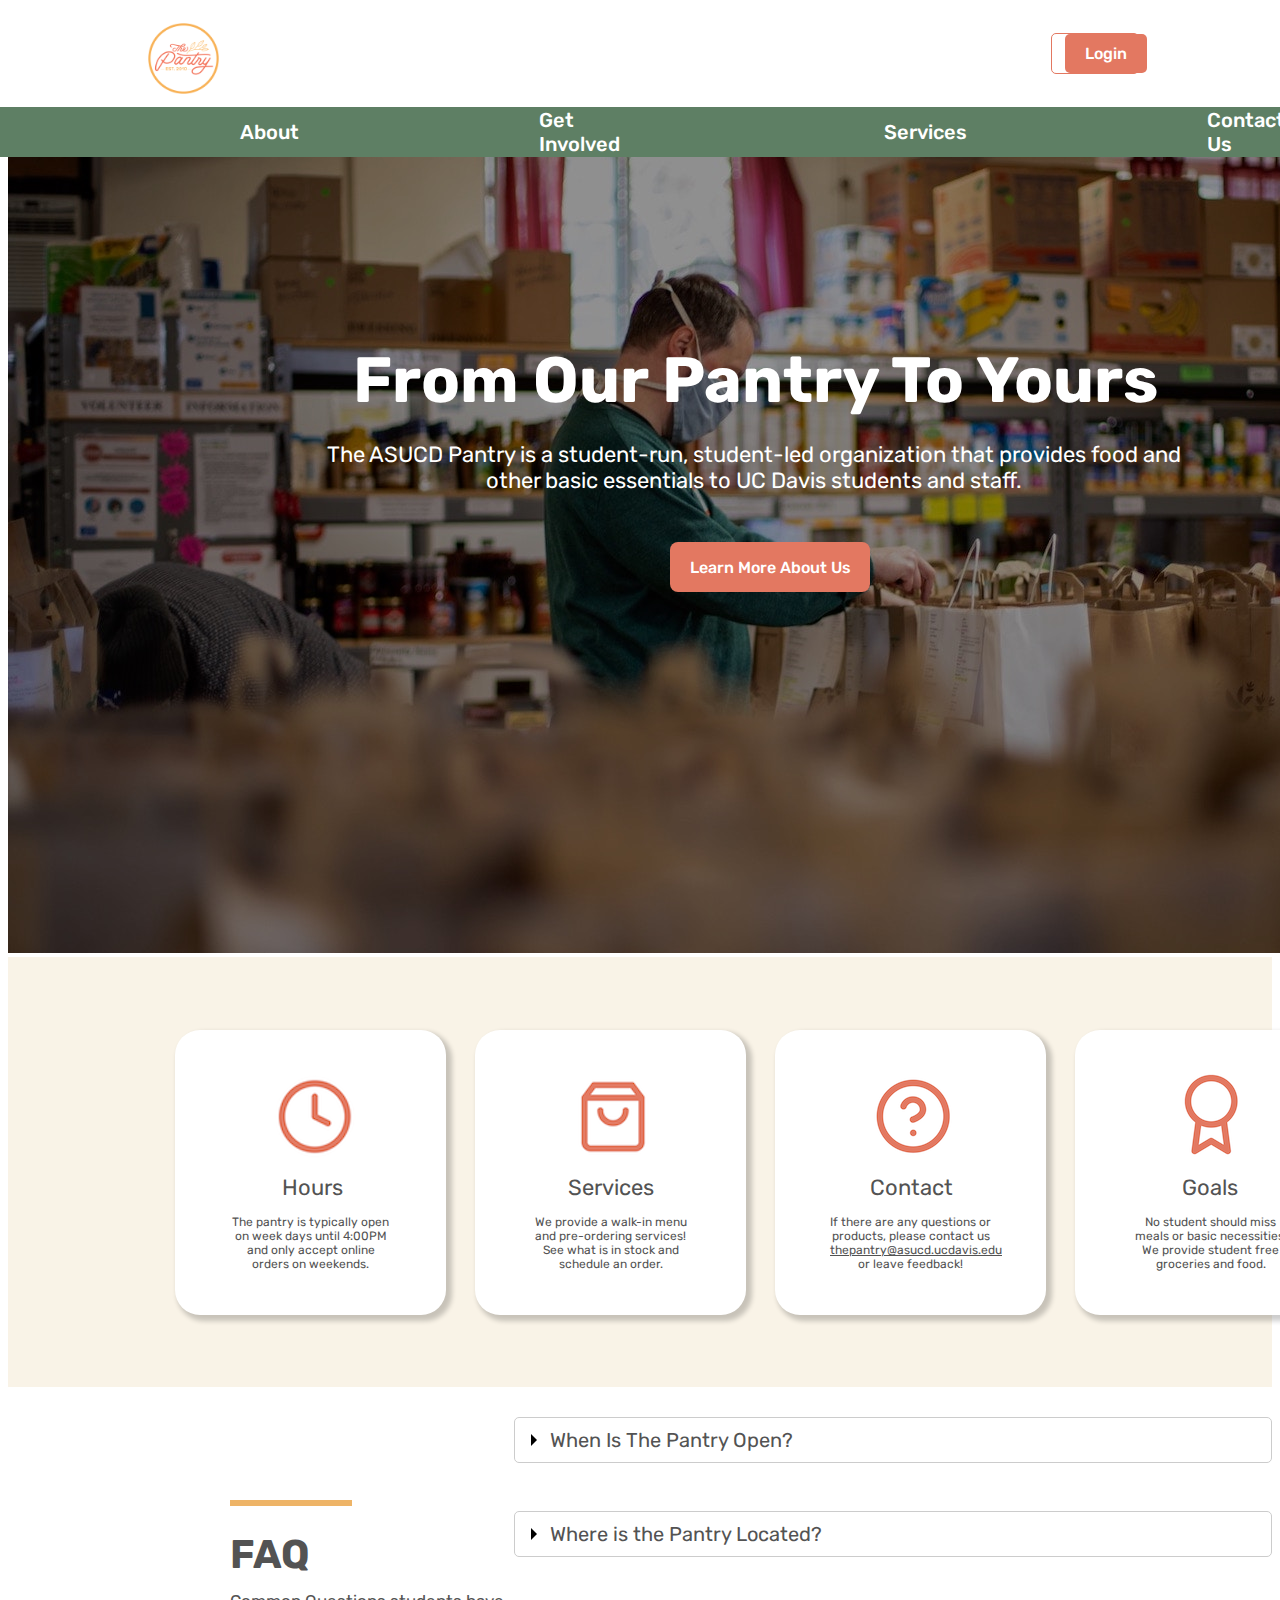
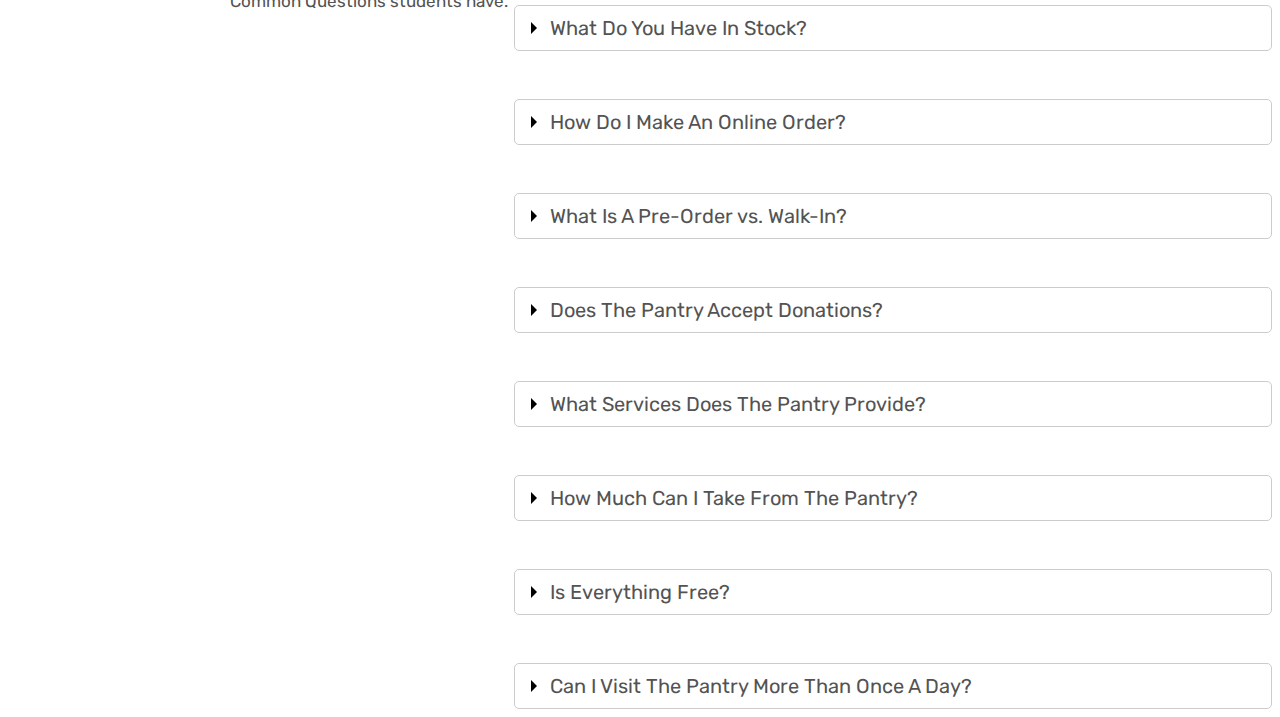
<file: index.html>
<!DOCTYPE html>
<html>
<head>
	<title>Pantry 2.0</title>
	<link rel="icon" type="image/png" href="assets/pantry-icon-color.png">
	<link rel="stylesheet" type="text/css" href="home.css">
</head>
<body>
	<div id="header">
		<a href="index.html"><img src="assets/pantry-icon-color.png" alt="Your Picture" id="picture"></a>
		<div>
			<button class="guestButton">Guest</button>
		</div>
		<div>
			<button class="loginButton">Login</button>
		</div>
	</div>
	<div class="navbar">
		<div class="dropdown">
			<a href="#" >About</a>
			<div class="dropdown-content">
				<a href="AboutUs/About.html">About Our Team</a>
			</div>
		</div>
		<div class="dropdown">
			<a href="#">Get Involved</a>
			<div class="dropdown-content">
				<a href="https://give.ucdavis.edu/Donate/YourGift/322731" target="_blank">Donate</a>
			</div>
		</div>
		<div class="dropdown">
			<a href="Services/Services.html">Services</a>
			<div class="dropdown-content">
			</div>
		</div>
		<div class="dropdown">
			<a href="ContactUs/contact.html">Contact Us</a>
			<div class="dropdown-content">
			</div>
		</div>
	</div>
    <div class= "ourPantry">
        <img src="assets/bg.jpeg" alt="Pantry workers">
        <div class= "ourPantryTitle">From Our Pantry To Yours</div>
        <div class="ourPantrySummary">The ASUCD Pantry is a student-run, student-led organization that provides food and other basic essentials to UC Davis students and staff.</div>
        <a href="AboutUs/About.html"><button class="aboutUsButton">Learn More About Us</button></a>
    </div>
	
	<div class="cardsSection"></div>
	<div class="hours"> </div>
	<div class="hoursIcon">
		<img src="assets/Clock Icon.png" alt="Clock">
	</div>
	<div class="hoursTitle">Hours</div>
	<div class="hoursInfo">The pantry is typically open on week days until 4:00PM and only accept online orders on weekends. </div>

	<div class="services"></div>
	<div class="servicesIcon">
		<img src="assets/Bag Icon.png" alt="Clock">
	</div>
	<div class="servicesTitle">Services</div>
	<div class="servicesInfo">We provide a walk-in menu and pre-ordering services! See what is in stock and schedule an order.</div>

	<div class="contact"></div>
	<div class="contactIcon">
		<img src="assets/Contact Icon.png" alt="Clock">
	</div>
	<div class="contactTitle">Contact</div>
	<div class="contactInfo">If there are any questions or products, please contact us <u>thepantry@asucd.ucdavis.edu</u> or leave feedback!</div>

	<div class="goals"></div>
	<div class="goalsIcon">
		<img src="assets/Goals Icon.png" alt="Clock">
	</div>
	<div class="goalsTitle">Goals</div>
	<div class="goalsInfo">No student should miss meals or basic necessities. We provide student free groceries and food.</div>

	<div class ="line"></div>
	<div class="FAQ">FAQ</div>
	<div class="FAQDescription">Common Questions students have.</div>



    <details>
		<summary>When Is The Pantry Open?</summary>
		<p class="content">
            <b>Winter Quarter 2023 Hours:</b> <br></br>
            <b>Monday, Wednesday, Friday:</b> 10:30AM - 4:00PM<br>
            <b>Tuesday, Thursday:</b> 9:30AM - 4:00PM<br>
            <b>Saturday, Sunday:</b> 12:00PM - 2:00PM (Online Orders Only)
        </p>
	</details>
    <br>
    <details>
		<summary>Where is the Pantry Located?</summary>
		<p class="content">
            <b>You can find the Pantry at:</b><br></br>
            Memorial Union 167<br>
            One Shields Ave.<br>
            Davis, CA 95616
        </p>
	</details>
    <br>
	<details>
		<summary>What Do You Have In Stock?</summary>
		<p class="content">
            To see what is in stock at the Pantry, check out our
        <a style="color:#73b8d9" href="Services/Services.html" target=”_blank” ><u>Walk-In Menu</u></a>!
    </p>
    </details>
    <br>
	<details>
		<summary>How Do I Make An Online Order?</summary>
		<p class="content">
            To make an online order, visit our <a style="color:#73b8d9" href="Services/Services.html" target=”_blank” ><u>Services</u></a> page to place an online pre-order!
        </p>
	</details>
    <br>
	<details>
		<summary>What Is A Pre-Order vs. Walk-In?</summary>
		<p class="content">
            <b>Pre-Ordering</b><br></br>
            When you pre-order at the Pantry, you can go on our website 
            and pick out <b>non-perishable items</b> such as canned and dry goods. 
            You can reserve a time to pick up your order to best suit your schedule!<br></br>

            <b>Walk-In</b><br></br>
            During opening hours, we take walk-ins where you can pick up 
            items like fresh produce and hyigene products in-person. A full 
            list of our walk-in items can be found
            <a style="color:#73b8d9" href="Services/Services.html" target=”_blank” ><u>here</u></a>.  
        </p>
    </details>
    <br>
	<details>
		<summary>Does The Pantry Accept Donations?</summary>
		<p class="content">
            Yes, we do accept donations! :) We accept <b>item donations</b> and <b>monetary donations</b>. For item donations, you can drop off your food items at the Pantry during our open hours. <br></br>
            
            The food items must be: <br></br>
            <li>Unopened and Unused</li>
            <li><b>Store bought!</b> We <b>do not</b> accept homemade goods!</li> 
            <br></br>
        </p>
        <p class="content">
            For a full list of accepted donation items, feel free to email us at
            <a href="mailto:thepantry@asucd.ucdavis.edu" target="_blank"><u>thepantry@asucd.ucdavis.edu</u></a>.
            <br></br>
            For monetary donations, click <a style="color:#73b8d9" href="https://give.ucdavis.edu/Donate/YourGift/322731" target=”_blank” ><u>here</u></a>
            to donate.
        </p>
    </details>
    <br>
	<details>
		<summary>What Services Does The Pantry Provide?</summary>
		<p class="content">
            The Pantry offers the following services:
			<ul>
            <li><b>Walk-In</b>: Simply visit The Pantry (MU 167), swipe/enter UC Davis ID at the front table, 
            and you can enter the space to pick your items!<br></li>
			<p></p>
            <li><b>Pre-Orders:</b> Visit our 
            <a style="color:#73b8d9" href="Services/Services.html"" target=”_blank” ><u>Services</u></a> page
            to place an order 24 hours in advance for non-perishable
            goods! Select a preferred time slot and date to pick up your order at the Pantry. <br></li>
			<p></p>
            <li><b>Jar Program (Tuesdays only)</b> Bring in your own containers to get up to two spices!<br></li>
			<p></p>
            <li><b>Bag For A Bag (Tuesdays only)</b> Bring in any grocery/plastic/paper bags to get a Pantry 
            tote bag in return! Due to limitations, each UC Davis student is only eligible for one bag. </li>
			</ul>
        </p>
    </details>
    <br>
	<details>
		<summary>How Much Can I Take From The Pantry?</summary>
		<p class="content">
            Each item has its own limit, so please respect the item limitations written on the signs. 
        </p>
    </details>
    <br>
	<details>
		<summary>Is Everything Free?</summary>
		<p class="content">
            Yes, everything at the Pantry is free!
        </p>
    </details>
    <br>
	<details>
		<summary>Can I Visit The Pantry More Than Once A Day?</summary>
		<p class="content">
            Yes you can! Please note that our items stay the same throughout the day.
        </p>
    </details>
</body>
</html>
</file>
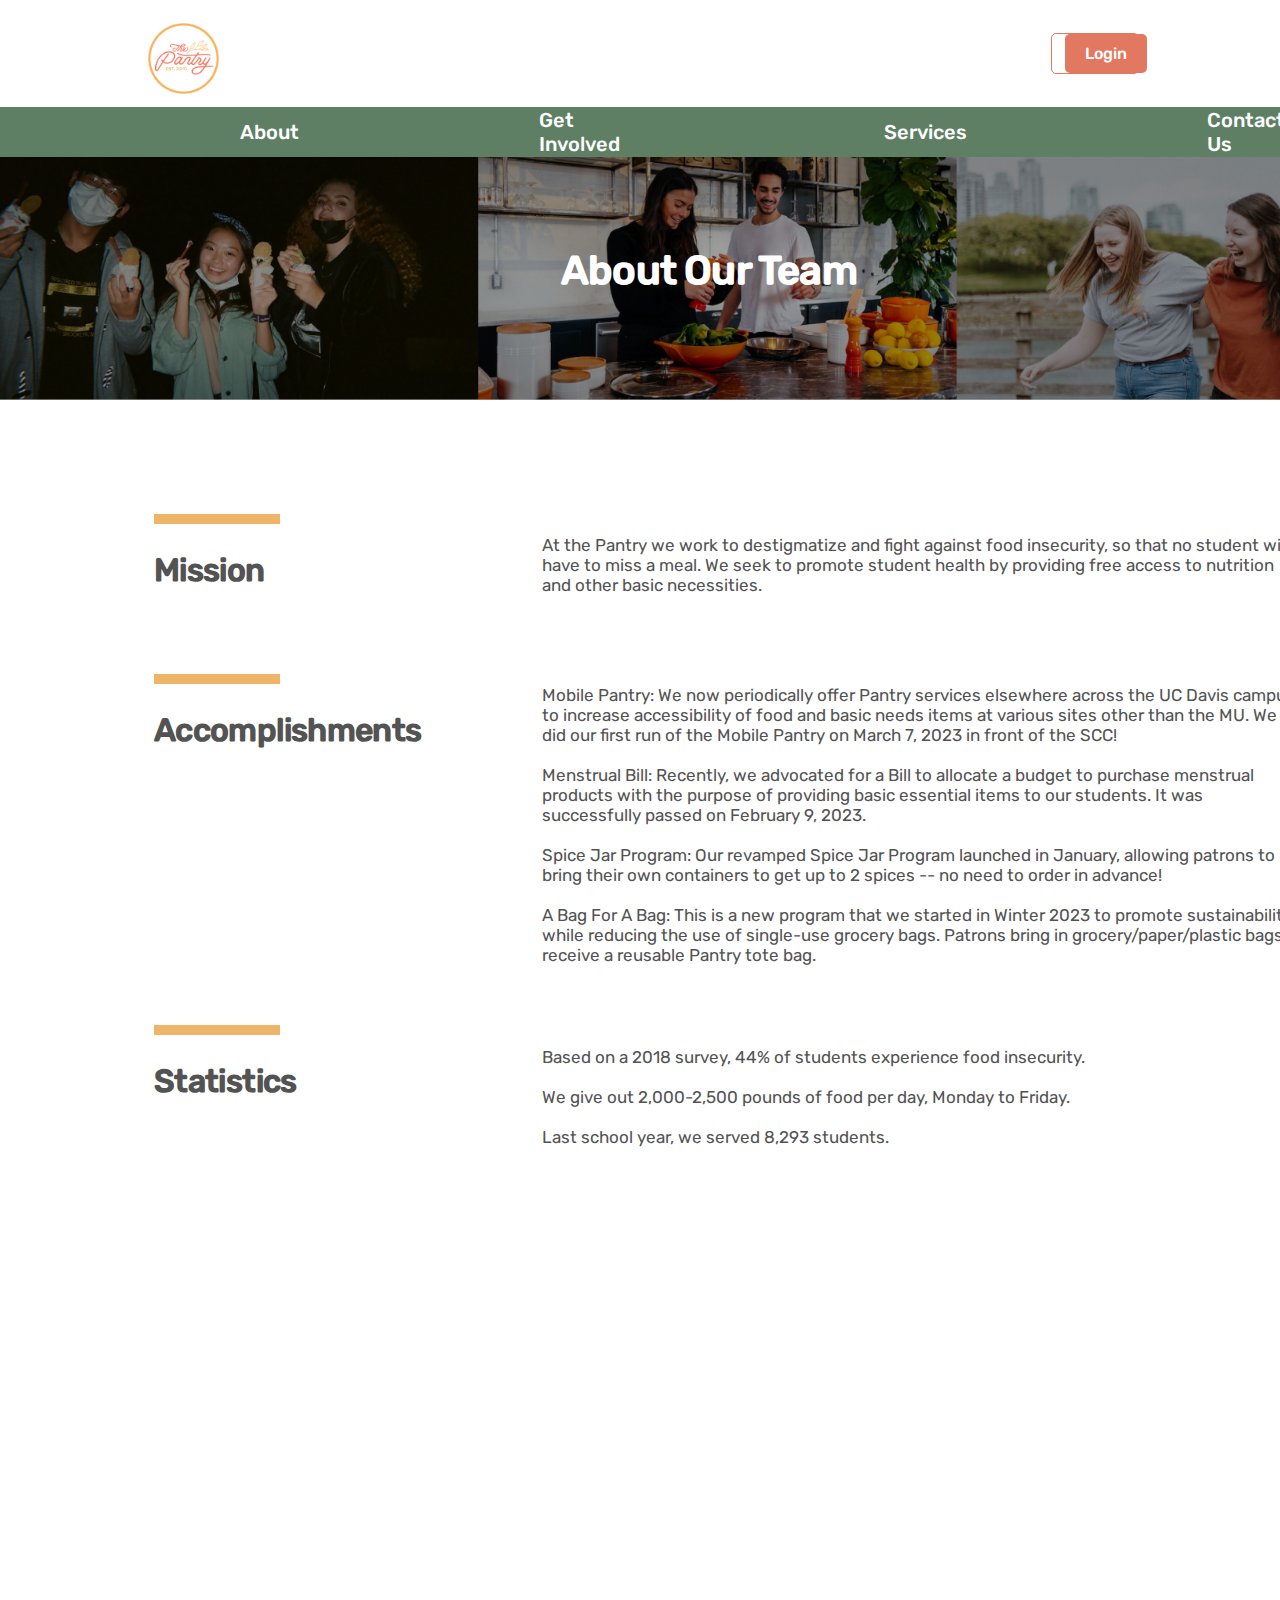
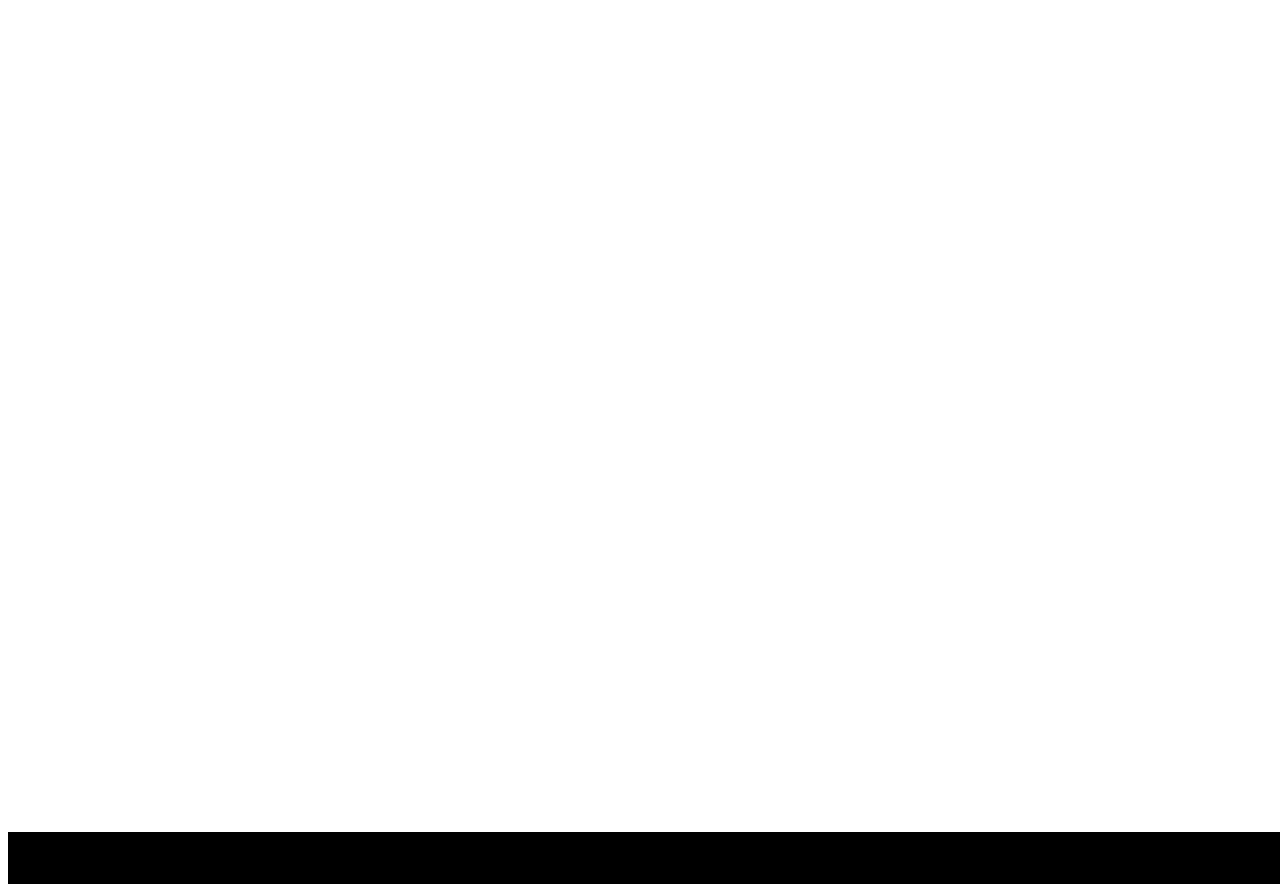
<file: About.html>
<!DOCTYPE html>
<html>
<head>
	<title>About Us | Pantry 2.0 </title>
  <link rel="stylesheet" type="text/css" href="AboutUs.css">
</head>
<body>
	<div id="header">
		<img src="assets/pantry-icon-color.png" alt="Your Picture" id="picture">
		<div>
			<button class="guestButton">Guest</button>
		</div>
		<div>
			<button class="loginButton">Login</button>
		</div>
	</div>
	<div class="navbar">
		<div class="dropdown">
			<a href="#" >About</a>
			<div class="dropdown-content">
				<a href="#">About Our Team</a>
			</div>
		</div>
		<div class="dropdown">
			<a href="#">Get Involved</a>
			<div class="dropdown-content">
				<a href="#">Donate</a>
			</div>
		</div>
		<div class="dropdown">
			<a href="#">Services</a>
			<div class="dropdown-content">
			</div>
		</div>
		<div class="dropdown">
			<a href="#">Contact Us</a>
			<div class="dropdown-content">
			</div>
		</div>
	</div>
	<div id ="largeRectangle">
		<img src="assets/3rectangles.png" alt="Pantry workers">
		<h2>About Our Team</h2>
	</div>

	<div id="orangeRec1">
		<hr>
	</div>

	<div id="mission">
		<h2>Mission</h2>
		<p>At the Pantry we work to destigmatize and fight against food insecurity, so that no student will have to miss a meal. We seek to promote student health by providing free access to nutrition and other basic necessities.</p>
	</div>

	<div id="orangeRec2">
		<hr>
	</div>

	<div id="accomp">
		<h2>Accomplishments</h2>
		<p>Mobile Pantry: We now periodically offer Pantry services elsewhere across the UC Davis campus, to increase accessibility of food and basic needs items at various sites other than the MU. We did our first run of the Mobile Pantry on March 7, 2023 in front of the SCC!
		<br>
		<br>Menstrual Bill: Recently, we advocated for a Bill to allocate a budget to purchase menstrual products with the purpose of providing basic essential items to our students. It was successfully passed on February 9, 2023.
		<br>
		<br>Spice Jar Program: Our revamped Spice Jar Program launched in January, allowing patrons to bring their own containers to get up to 2 spices -- no need to order in advance!
		<br>
		<br>A Bag For A Bag: This is a new program that we started in Winter 2023 to promote sustainability while reducing the use of single-use grocery bags. Patrons bring in grocery/paper/plastic bags to receive a reusable Pantry tote bag.</p>
	</div>

	<div id="orangeRec3">
		<hr>
	</div>

	<div id="stats">
		<h2>Statistics</h2>
		<p>Based on a 2018 survey, 44% of students experience food insecurity.
		<br>
		<br>We give out 2,000-2,500 pounds of food per day, Monday to Friday.
		<br>
		<br>Last school year, we served 8,293 students.</p>
	</div>


	<footer style="background-color: black; width: 100%; height: 52px; position: absolute; top: 2432px;"></footer>
	<!-- Rest of the page content -->
	
</body>
</html>
</file>
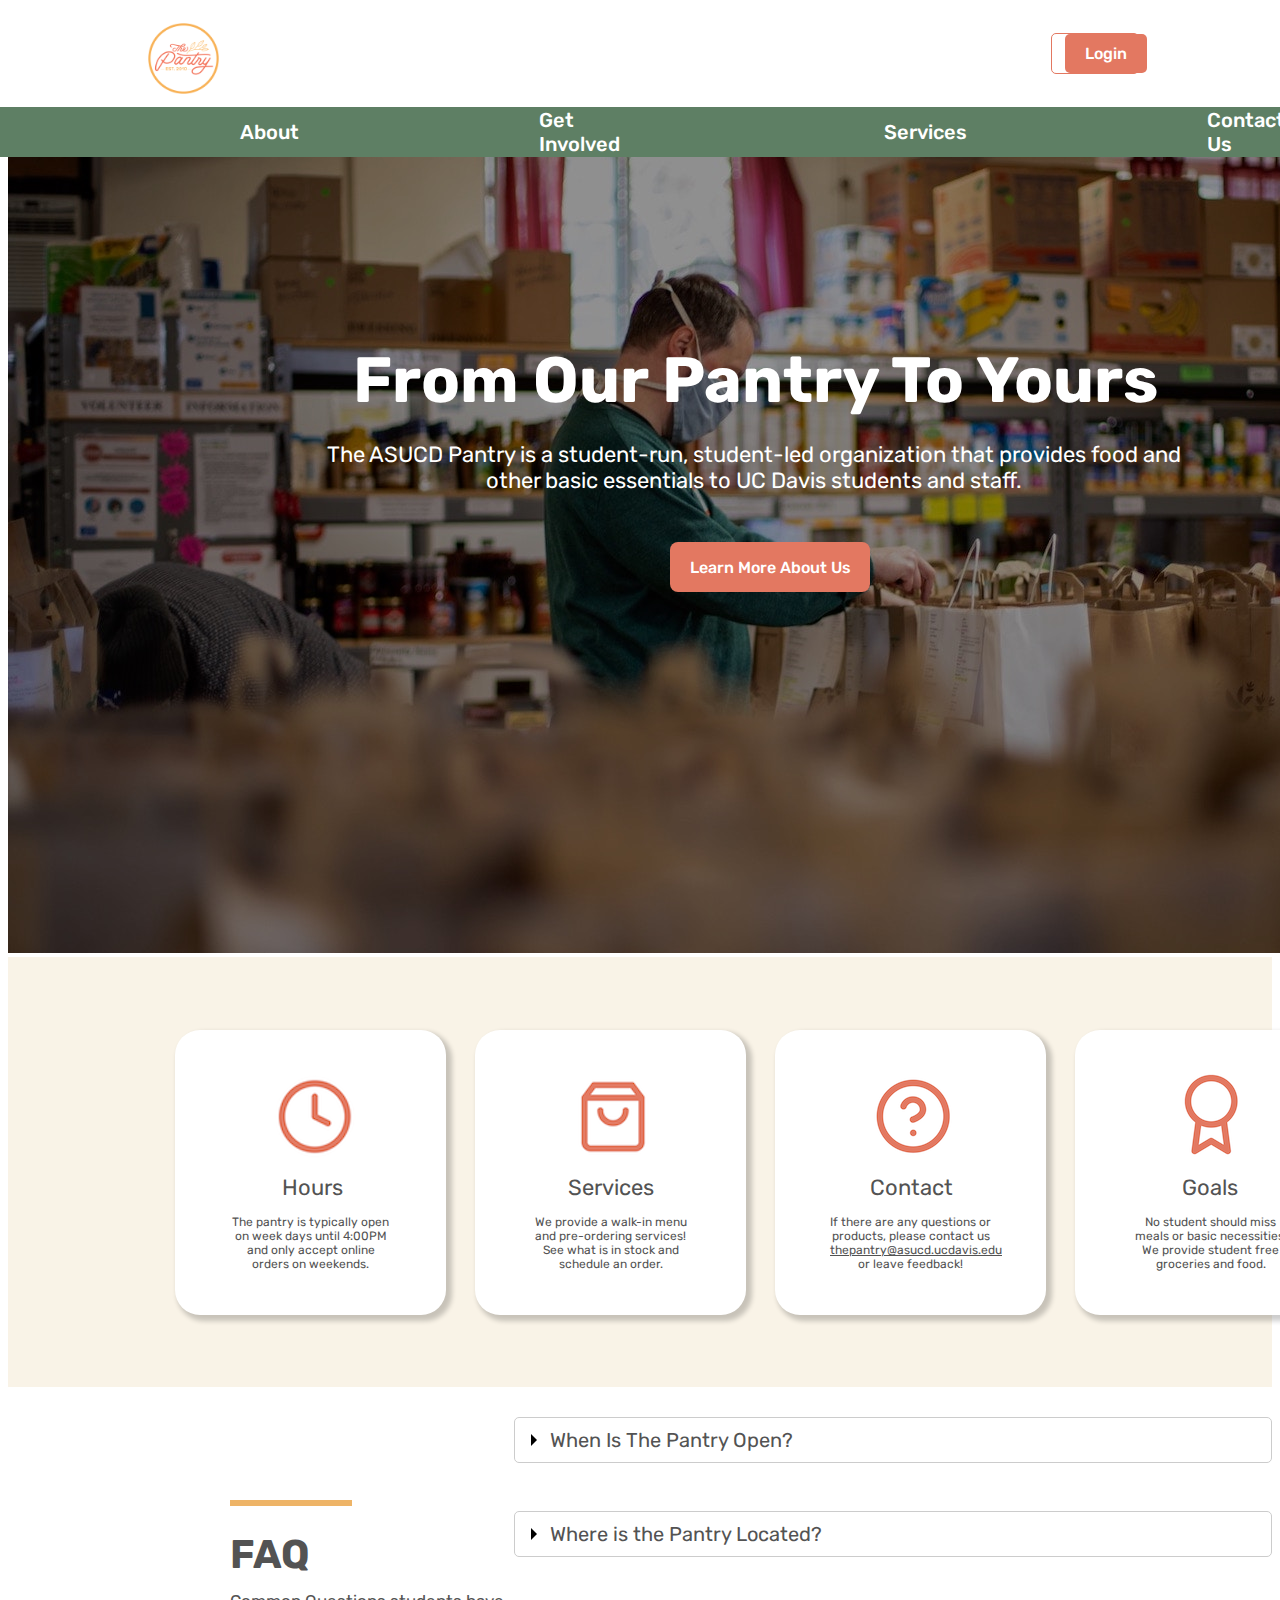
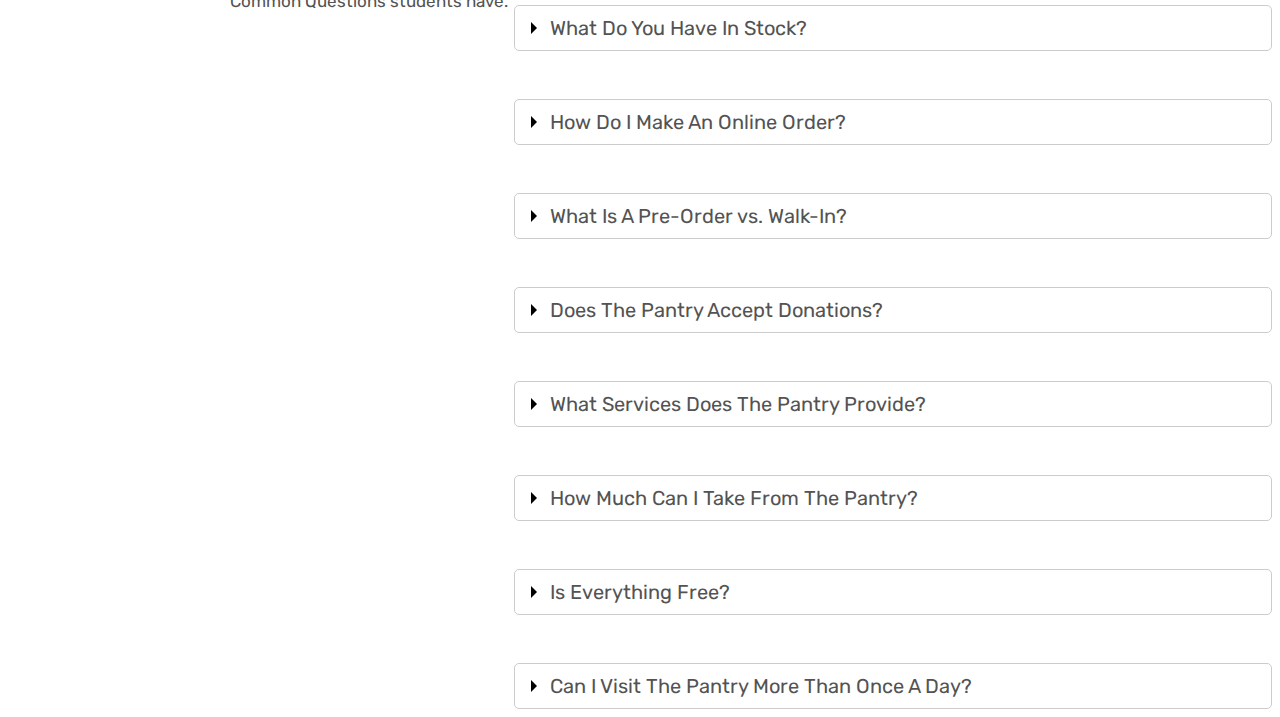
<file: pantry2.0.html>
<!DOCTYPE html>
<html>
<head>
	<title>Pantry 2.0</title>
	<link rel="stylesheet" type="text/css" href="home.css">
</head>
<body>
	<div id="header">
		<a href="pantry2.0.html"><img src="assets/pantry-icon-color.png" alt="Your Picture" id="picture"></a>
		<div>
			<button class="guestButton">Guest</button>
		</div>
		<div>
			<button class="loginButton">Login</button>
		</div>
	</div>
	<div class="navbar">
		<div class="dropdown">
			<a href="#" >About</a>
			<div class="dropdown-content">
				<a href="AboutUs/About.html">About Our Team</a>
			</div>
		</div>
		<div class="dropdown">
			<a href="#">Get Involved</a>
			<div class="dropdown-content">
				<a href="https://give.ucdavis.edu/Donate/YourGift/322731" target="_blank">Donate</a>
			</div>
		</div>
		<div class="dropdown">
			<a href="#">Services</a>
			<div class="dropdown-content">
			</div>
		</div>
		<div class="dropdown">
			<a href="ContactUs/contact.html">Contact Us</a>
			<div class="dropdown-content">
			</div>
		</div>
	</div>
    <div class= "ourPantry">
        <img src="assets/bg.jpeg" alt="Pantry workers">
        <div class= "ourPantryTitle">From Our Pantry To Yours</div>
        <div class="ourPantrySummary">The ASUCD Pantry is a student-run, student-led organization that provides food and other basic essentials to UC Davis students and staff.</div>
        <a href="AboutUs/About.html"><button class="aboutUsButton">Learn More About Us</button></a>
    </div>
	
	<div class="cardsSection"></div>
	<div class="hours"> </div>
	<div class="hoursIcon">
		<img src="assets/Clock Icon.png" alt="Clock">
	</div>
	<div class="hoursTitle">Hours</div>
	<div class="hoursInfo">The pantry is typically open on week days until 4:00PM and only accept online orders on weekends. </div>

	<div class="services"></div>
	<div class="servicesIcon">
		<img src="assets/Bag Icon.png" alt="Clock">
	</div>
	<div class="servicesTitle">Services</div>
	<div class="servicesInfo">We provide a walk-in menu and pre-ordering services! See what is in stock and schedule an order.</div>

	<div class="contact"></div>
	<div class="contactIcon">
		<img src="assets/Contact Icon.png" alt="Clock">
	</div>
	<div class="contactTitle">Contact</div>
	<div class="contactInfo">If there are any questions or products, please contact us <u>thepantry@asucd.ucdavis.edu</u> or leave feedback!</div>

	<div class="goals"></div>
	<div class="goalsIcon">
		<img src="assets/Goals Icon.png" alt="Clock">
	</div>
	<div class="goalsTitle">Goals</div>
	<div class="goalsInfo">No student should miss meals or basic necessities. We provide student free groceries and food.</div>

	<div class ="line"></div>
	<div class="FAQ">FAQ</div>
	<div class="FAQDescription">Common Questions students have.</div>



    <details>
		<summary>When Is The Pantry Open?</summary>
		<p class="content">
            <b>Winter Quarter 2023 Hours:</b> <br></br>
            <b>Monday, Wednesday, Friday:</b> 10:30AM - 4:00PM<br>
            <b>Tuesday, Thursday:</b> 9:30AM - 4:00PM<br>
            <b>Saturday, Sunday:</b> 12:00PM - 2:00PM (Online Orders Only)
        </p>
	</details>
    <br>
    <details>
		<summary>Where is the Pantry Located?</summary>
		<p class="content">
            <b>You can find the Pantry at:</b><br></br>
            Memorial Union 167<br>
            One Shields Ave.<br>
            Davis, CA 95616
        </p>
	</details>
    <br>
	<details>
		<summary>What Do You Have In Stock?</summary>
		<p class="content">
            To see what is in stock at the Pantry, check out our
        <a style="color: #73b8d9"href="https://abrupt-nightshade-be6.notion.site/Walk-In-Menu-443afebccb974648b313b71a9815001e" target=”_blank” ><u>Walk-In Menu</u></a>!
    </p>
    </details>
    <br>
	<details>
		<summary>How Do I Make An Online Order?</summary>
		<p class="content">
            To make an online order, visit our Services page to place an online pre-order!
        </p>
	</details>
    <br>
	<details>
		<summary>What Is A Pre-Order vs. Walk-In?</summary>
		<p class="content">
            <b>Pre-Ordering</b><br></br>
            When you pre-order at the Pantry, you can go on our website 
            and pick out <b>non-perishable items</b> such as canned and dry goods. 
            You can reserve a time to pick up your order to best suit your schedule!<br></br>

            <b>Walk-In</b><br></br>
            During opening hours, we take walk-ins where you can pick up 
            items like fresh produce and hyigene products in-person. A full 
            list of our walk-in items can be found
            <a style="color:#73b8d9" href="https://abrupt-nightshade-be6.notion.site/Walk-In-Menu-443afebccb974648b313b71a9815001e" target=”_blank” ><u>here</u></a>.  
        </p>
    </details>
    <br>
	<details>
		<summary>Does The Pantry Accept Donations?</summary>
		<p class="content">
            Yes, we do accept donations! :) We accept <b>item donations</b> and <b>monetary donations</b>. For item donations, you can drop off your food items at the Pantry during our open hours. <br></br>
            
            The food items must be: <br></br>
            <li>Unopened and Unused</li>
            <li><b>Store bought!</b> We <b>do not</b> accept homemade goods!</li> 
            <br></br>
        </p>
        <p class="content">
            For a full list of accepted donation items, feel free to email us at
            <a href="mailto:thepantry@asucd.ucdavis.edu" target="_blank"><u>thepantry@asucd.ucdavis.edu</u></a>.
            <br></br>
            For monetary donations, click <a style="color:#73b8d9" href="https://give.ucdavis.edu/Donate/YourGift/322731" target=”_blank” ><u>here</u></a>
            to donate.
        </p>
    </details>
    <br>
	<details>
		<summary>What Services Does The Pantry Provide?</summary>
		<p class="content">
            The Pantry offers the following services:
			<ul>
            <li><b>Walk-In</b>: Simply visit The Pantry (MU 167), swipe/enter UC Davis ID at the front table, 
            and you can enter the space to pick your items!<br></li>
			<p></p>
            <li><b>Pre-Orders:</b> Visit our 
            <a style="color:#73b8d9" href="https://d3h000003ytijeaq.my.salesforce-sites.com/order/SchedulingForm" target=”_blank” ><u>website</u></a>
            to place an order 24 hours in advance for non-perishable
            goods! Select a preferred time slot and date to pick up your order at the Pantry. <br></li>
			<p></p>
            <li><b>Jar Program (Tuesdays only)</b> Bring in your own containers to get up to two spices!<br></li>
			<p></p>
            <li><b>Bag For A Bag (Tuesdays only)</b> Bring in any grocery/plastic/paper bags to get a Pantry 
            tote bag in return! Due to limitations, each UC Davis student is only eligible for one bag. </li>
			</ul>
        </p>
    </details>
    <br>
	<details>
		<summary>How Much Can I Take From The Pantry?</summary>
		<p class="content">
            Each item has its own limit, so please respect the item limitations written on the signs. 
        </p>
    </details>
    <br>
	<details>
		<summary>Is Everything Free?</summary>
		<p class="content">
            Yes, everything at the Pantry is free!
        </p>
    </details>
    <br>
	<details>
		<summary>Can I Visit The Pantry More Than Once A Day?</summary>
		<p class="content">
            Yes you can! Please note that our items stay the same throughout the day.
        </p>
    </details>
</body>
</html>
</file>
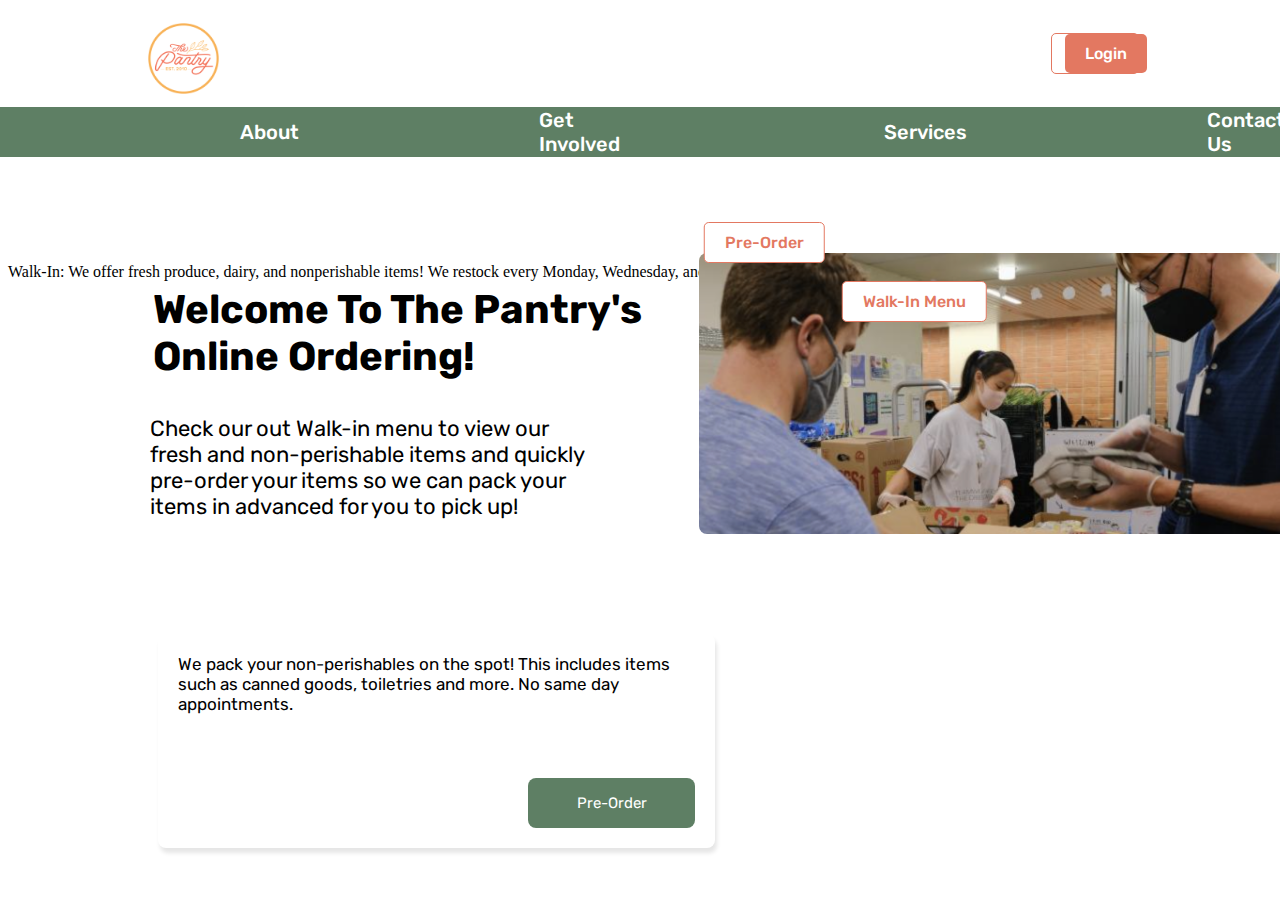
<file: Services.html>
<!DOCTYPE html>
<html>
<head>
	<title>Pantry 2.0</title>
	<link rel="stylesheet" type="text/css" href="ServicesCSS.css">
</head>

<body>
	<div id="header">
		<img src="assets/pantry-icon-color.png" alt="Your Picture" id="picture">
		<div>
			<button class="guestButton">Guest</button>
		</div>
		<div>
			<button class="loginButton">Login</button>
		</div>
	</div>
	<div class="navbar">
		<div class="dropdown">
			<a href="#" >About</a>
			<div class="dropdown-content">
				<a href="#">About Our Team</a>
			</div>
		</div>
		<div class="dropdown">
			<a href="#">Get Involved</a>
			<div class="dropdown-content">
				<a href="https://give.ucdavis.edu/Donate/YourGift/322731" target="_blank">Donate</a>
			</div>
		</div>
		<div class="dropdown">
			<a href="#">Services</a>
			<div class="dropdown-content">
			</div>
		</div>
		<div class="dropdown">
			<a href="#">Contact Us</a>
			<div class="dropdown-content">
			</div>
		</div>
	</div>
	
	<div id="Top">
		<h2>Welcome to the Pantry's Online Ordering!</h2>
		<p>Check our out Walk-in menu to view our fresh and non-perishable 
		 items and quickly pre-order your items so we can pack your items in 
		 advanced for you to pick up!
		</p>
		<img src="assets/workersimg.png"> 
	</div>

	<div class="card">
		<p>We pack your non-perishables on the spot! This includes items such as canned goods, toiletries and more. No same day appointments.</p>
		<button class="card-button">Pre-Order</button>
	</div>
 

    <div>
		<button class="guestButton">Pre-Order</button>
	</div>

	

	<div class="Card">
		<div id= "Pre-Order"> Walk-In: We offer fresh produce, dairy, and nonperishable items! 
		We restock every Monday, Wednesday, and Friday. Check our menu to see what goodies we 
		have in stock!</div>
	</div>

    <div>
		<button class="guestButton">Walk-In Menu</button>
	</div>

  </body>
</html>
</file>
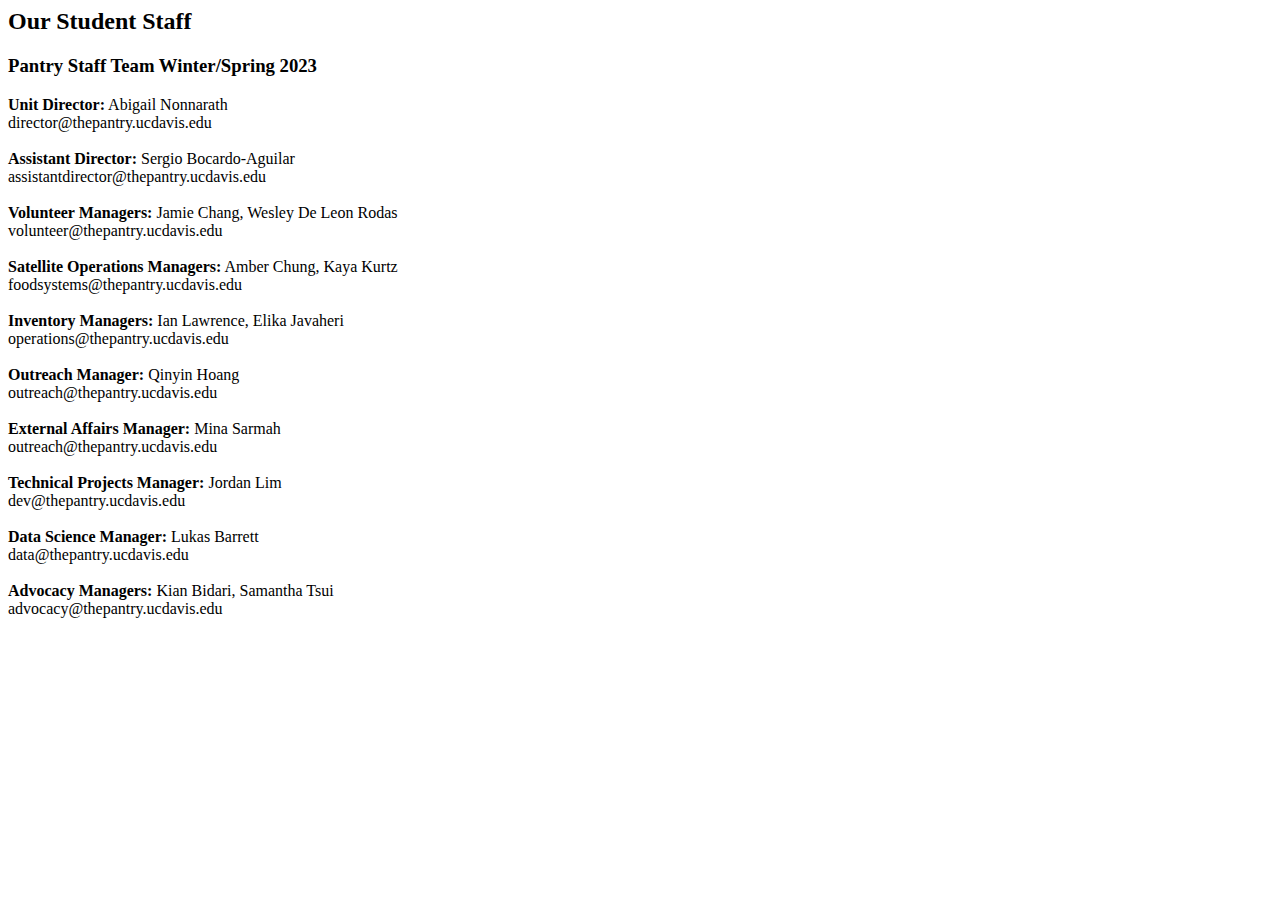
<file: StudentStaff.html>
<html> 
        <b><h2>Our Student Staff</h2></b>
        <b><h3>Pantry Staff Team Winter/Spring 2023</h3></b>
        
        <b>Unit Director:</b> Abigail Nonnarath <br>
        director@thepantry.ucdavis.edu<br>
        <br>

        <b>Assistant Director:</b> Sergio Bocardo-Aguilar <br>
        assistantdirector@thepantry.ucdavis.edu<br>
        <br>

        <b>Volunteer Managers:</b> Jamie Chang, Wesley De Leon Rodas<br>
        volunteer@thepantry.ucdavis.edu<br>
        <br>

        <b>Satellite Operations Managers:</b> Amber Chung, Kaya Kurtz<br>
        foodsystems@thepantry.ucdavis.edu<br>
        <br>

        <b>Inventory Managers:</b> Ian Lawrence, Elika Javaheri<br>
        operations@thepantry.ucdavis.edu<br>
        <br>   

        <b>Outreach Manager:</b> Qinyin Hoang<br>
        outreach@thepantry.ucdavis.edu<br>
        <br>

        <b>External Affairs Manager:</b> Mina Sarmah<br>
        outreach@thepantry.ucdavis.edu<br>
        <br>

        <b>Technical Projects Manager:</b> Jordan Lim<br>
        dev@thepantry.ucdavis.edu<br>
        <br>

        <b>Data Science Manager:</b> Lukas Barrett<br>
        data@thepantry.ucdavis.edu<br>
        <br>

        <b>Advocacy Managers:</b> Kian Bidari, Samantha Tsui<br>
        advocacy@thepantry.ucdavis.edu<br>
  </p>
  </html>
</file>
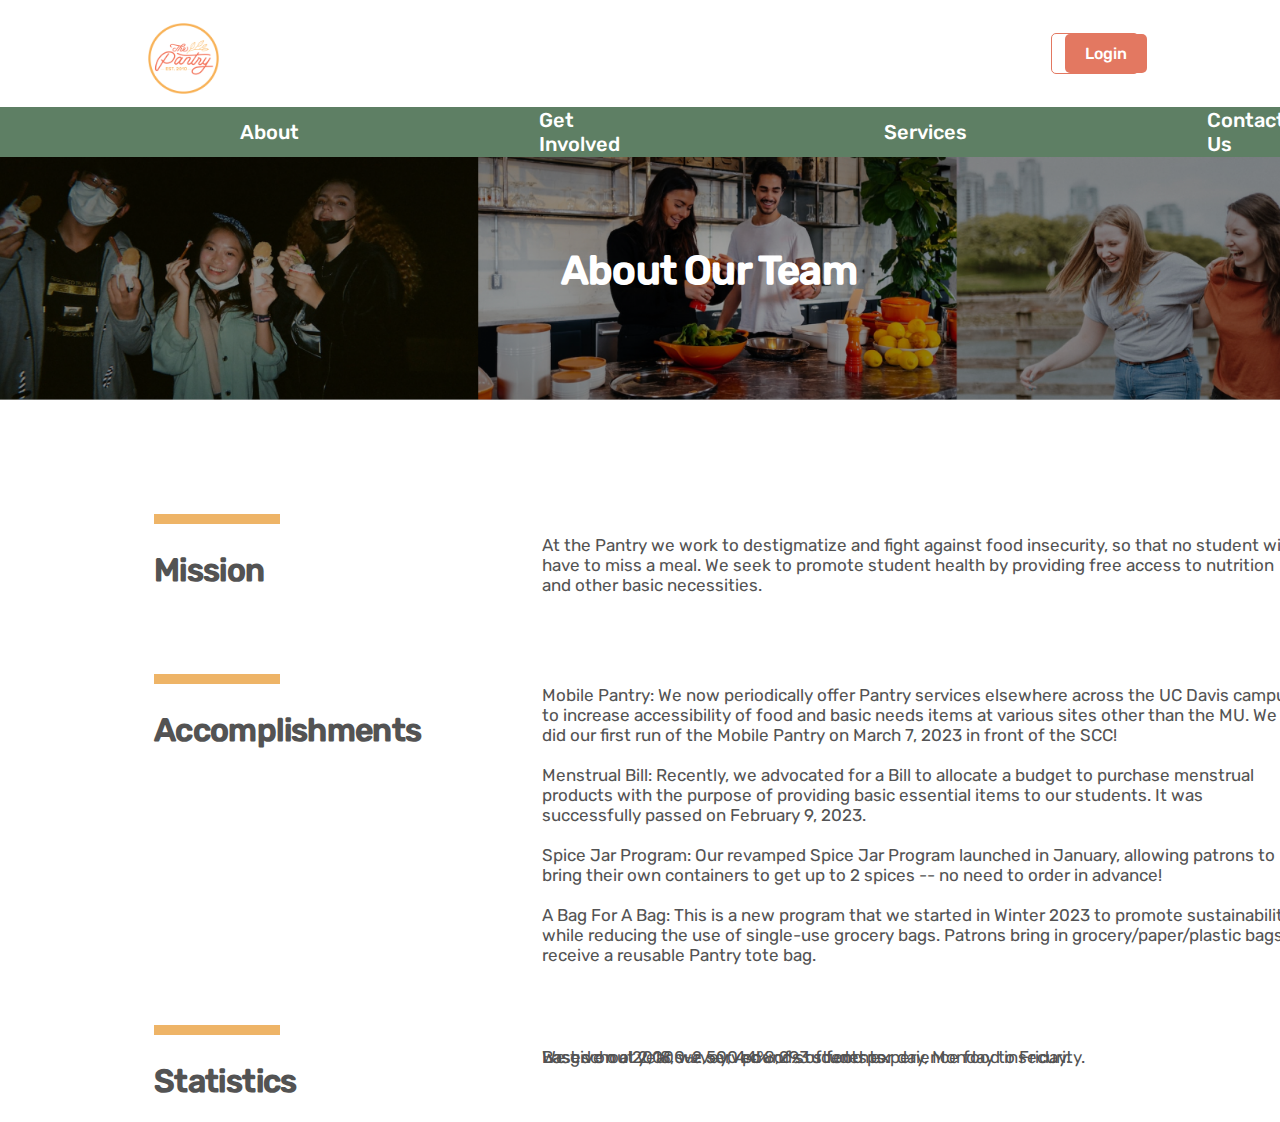
<file: AboutUs/About.html>
<!DOCTYPE html>
<html>
<head>
	<title>About Us | Pantry 2.0 </title>
  <link rel="stylesheet" type="text/css" href="AboutUs.css">
</head>
<body>
	<div id="header">
		<a href="../index.html"><img src="assets/pantry-icon-color.png" alt="Your Picture" id="picture"></a>
		<div>
			<button class="guestButton">Guest</button>
		</div>
		<div>
			<button class="loginButton">Login</button>
		</div>
	</div>
	<div class="navbar">
		<div class="dropdown">
			<a href="#" >About</a>
			<div class="dropdown-content">
				<a href="About.html">About Our Team</a>
			</div>
		</div>
		<div class="dropdown">
			<a href="#">Get Involved</a>
			<div class="dropdown-content">
				<a href="https://give.ucdavis.edu/Donate/YourGift/322731" target="_blank">Donate</a>
			</div>
		</div>
		<div class="dropdown">
			<a href="../Services/Services.html">Services</a>
			<div class="dropdown-content">
			</div>
		</div>
		<div class="dropdown">
			<a href="../ContactUs/contact.html">Contact Us</a>
			<div class="dropdown-content">
			</div>
		</div>
	</div>
	<div id ="largeRectangle">
		<img src="assets/3rectangles.png" alt="Pantry workers">
		<h2>About Our Team</h2>
	</div>

	<div id="orangeRec1">
		<hr>
	</div>

	<div id="mission">
		<h2>Mission</h2>
		<p>At the Pantry we work to destigmatize and fight against food insecurity, so that no student will have to miss a meal. We seek to promote student health by providing free access to nutrition and other basic necessities.</p>
	</div>

	<div id="orangeRec2">
		<hr>
	</div>

	<div id="accomp">
		<h2>Accomplishments</h2>
		<p>Mobile Pantry: We now periodically offer Pantry services elsewhere across the UC Davis campus, to increase accessibility of food and basic needs items at various sites other than the MU. We did our first run of the Mobile Pantry on March 7, 2023 in front of the SCC!
		<br>
		<br>Menstrual Bill: Recently, we advocated for a Bill to allocate a budget to purchase menstrual products with the purpose of providing basic essential items to our students. It was successfully passed on February 9, 2023.
		<br>
		<br>Spice Jar Program: Our revamped Spice Jar Program launched in January, allowing patrons to bring their own containers to get up to 2 spices -- no need to order in advance!
		<br>
		<br>A Bag For A Bag: This is a new program that we started in Winter 2023 to promote sustainability while reducing the use of single-use grocery bags. Patrons bring in grocery/paper/plastic bags to receive a reusable Pantry tote bag.</p>
	</div>

	<div id="orangeRec3">
		<hr>
	</div>

	<div id="stats">
		<h2>Statistics</h2>
		
		<img src="assets/food-icon.png" alt="food icon" class="food-icon">
		
		<p class="first-p">Based on a 2018 survey, 44% of students experience food insecurity.</p>
		<img src="assets/apple-icon.png" alt="apple icon" class="apple-icon">
		
		<p class="second-p">We give out 2,000-2,500 pounds of food per day, Monday to Friday.</p>
		
		<img src="assets/people-icon.png" alt="people icon" class="people-icon">
		<p class="third-p">Last school year, we served 8,293 students.</p>
	  </div>
	
</body>
</html>
</file>
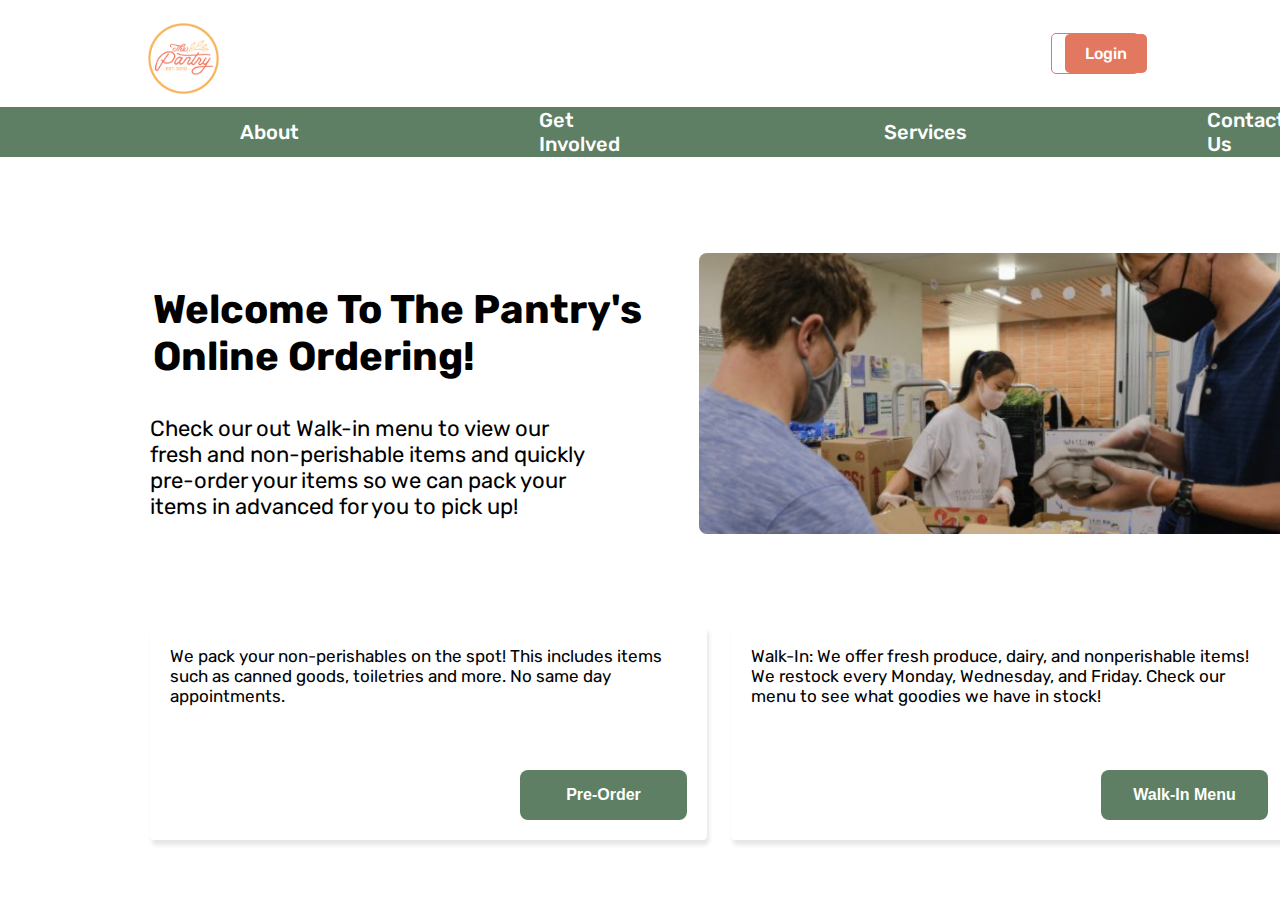
<file: Services/Services.html>
<!DOCTYPE html>
<html>
<head>
	<title>Pantry 2.0</title>
	<link rel="stylesheet" type="text/css" href="Services.css">
</head>

<body>
	<div id="header">
		<a href="../index.html"><img src="assets/pantry-icon-color.png" alt="Your Picture" id="picture"></a>
		<div>
			<button class="guestButton">Guest</button>
		</div>
		<div>
			<button class="loginButton">Login</button>
		</div>
	</div>
	<div class="navbar">
		<div class="dropdown">
			<a href="#" >About</a>
			<div class="dropdown-content">
				<a href="../AboutUs/About.html">About Our Team</a>
			</div>
		</div>
		<div class="dropdown">
			<a href="#">Get Involved</a>
			<div class="dropdown-content">
				<a href="https://give.ucdavis.edu/Donate/YourGift/322731" target="_blank">Donate</a>
			</div>
		</div>
		<div class="dropdown">
			<a href="Services.html">Services</a>
			<div class="dropdown-content">
			</div>
		</div>
		<div class="dropdown">
			<a href="../ContactUs/contact.html">Contact Us</a>
			<div class="dropdown-content">
			</div>
		</div>
	</div>
	
	<div id="Top">
		<h2>Welcome to the Pantry's Online Ordering!</h2>
		<p>Check our out Walk-in menu to view our fresh and non-perishable 
		 items and quickly pre-order your items so we can pack your items in 
		 advanced for you to pick up!
		</p>
		<img src="assets/workersimg.png"> 
	</div>

	<div class="card card-1">
		<p>We pack your non-perishables on the spot! This includes items such as canned goods, toiletries and more. No same day appointments.</p>
		<button class="card-button">Pre-Order</button>
	</div>

	<div class="card card-2">
		<p>Walk-In: We offer fresh produce, dairy, and nonperishable items! We restock every Monday, Wednesday, and Friday. Check our menu to see what goodies we have in stock!</p>
		<button class="card-button button-2">Walk-In Menu</button>
	</div>


  </body>
</html>
</file>
<file: home.css>
/*Website Fonts*/
@font-face {
    font-family: RubikMedium;
    src: url(fonts/Rubik-Medium.ttf);
}
@font-face {
    font-family: RubikBold;
    src: url(fonts/Rubik-Bold.ttf);
}
@font-face {
    font-family: RubikRegular;
    src: url(fonts/Rubik-Regular.ttf);
}

body { 
    overflow-x: hidden;
} 
/*White Header on Home Page*/
#header { 
    background-color: white;
    z-index: 100;
    height: 107px;
    width: 100%;
    display: flex;
    align-items: center;
    justify-content: flex-start;
    position: fixed;
    top: 0;
    left: 0;
}

#header div {
    margin-left: auto;
}

#header div button:last-child {
      margin-right: 10px;
}

#picture {
    height: 71px;
    width: 71px;
    position: absolute;
    top: 23px;
    left: 148px;

}

/*Buttons on Header*/
.navbar-nav > li:not(:last-child) > a {
    margin-right: 10px; /* Adjust this value to reduce or increase the space between the buttons */
}

.guestButton {
    background-color: white;
    color: #E37861;
    padding: 10px 20px;
    border: 1px solid #E37861; 
    border-radius: 5px;
    font-family: RubikMedium;
    font-size: 16px;
    cursor: pointer;
    transform: translate(575%, 0%);
}

.guestButton:hover{
    text-decoration: underline;
}

.loginButton {
    background-color: #E37861;
    color: white;
    padding: 10px 20px;
    border: none;
    border-radius: 5px;
    font-family: RubikMedium;
    font-size: 16px;
    cursor: pointer;
    transform: translate(-150%, 0%);
}

.loginButton:hover{
    text-decoration: underline;
}

/*Navigation Bar*/
.navbar {
    background-color: #5E7F64;
    z-index: 100;
    height: 50px;
    width: 100%;
    display: flex;
    align-items: center;
    justify-content: flex-start;
    padding: 0 20px;
    position: fixed;
    top: 107px;
    left: 0;
}

.navbar a {
    color: white;
    font-family: RubikMedium;
    transition: transform 0.2s;
    text-decoration: none;
}

.navbar a:hover{
    text-decoration: underline;
    transform: scale(1.1);
}

/*Navbar Drop-Downs*/
.navbar .dropdown:not(:last-child) {
    margin-right: 20px; 
}

.dropdown-content {
    display: none;
    position: absolute;
    background-color: #f9f9f9;
    min-width: 160px;
    box-shadow: 0px 8px 16px 0px rgba(0,0,0,0.2);
    z-index: 1;
}

.dropdown:hover .dropdown-content {
    display: block;
}

.dropdown-content a {
    color: black;
    padding: 12px 16px;
    text-decoration: none;
    display: block;
}

.dropdown-content a:hover {
    background-color: #f1f1f1;
}

.dropdown {
    top: 23px;
    left: 148px;
    padding-left: 220px;
    font-size: 20px;

}


/*From Our Pantry To Yours*/
.ourPantry {
    height: auto;
    width: auto;
    text-align: center;
    color: white;
}

.ourPantryTitle {
    position: absolute;
    width: 810px;
    height: 65px;
    left: 350px;
    top: 342px;

    font-family: RubikBold;
    font-size: 64px;
    line-height: 76px;

    color: #FFFFFF;
}
.ourPantrySummary {
    /* context */
    position: absolute;
    width: 867px;
    height: 52px;
    left: 320px;
    top: 442px;

    /* Body/large */
    font-family: RubikRegular;
    font-size: 22px;
    line-height: 26px;
    text-align: center;

    color: #FFFFFF;
}

.ourPantry .aboutUsButton {
    position: absolute;
    background-color: #E37861;
    color: white;
    width: 200px;
    height: 50px;
    border: none;
    border-radius: 8px;
    font-family: RubikMedium;
    font-size: 16px;
    cursor: pointer;

    top: 542px;
    left: 670px;
}

.aboutUsButton:hover{
    text-decoration: underline;
}

/*Info Cards*/
.cardsSection {
    height: 430px;
    width: auto;
    background-color: #F4E8D0;
    opacity: 0.5;
}

.hours {
    position: absolute;
    top: 1030px;
    left: 175px;
    border-radius: 25px;
    height: 285px;
    width: 271px;
    
    background-color: white;
    box-shadow: 4px 4px 5px 2px rgba(0, 0, 0, 0.2);
}

.hoursIcon {
    position: absolute;
    width: auto;
    height: auto;
    left: 255px;
    top: 1070px;
}

.hoursTitle {
    position: absolute;
    width: 62px;
    height: 26px;
    left: 282px;
    top: 1175px;

    font-family: RubikRegular;
    font-size: 22px;
    line-height: 26px;

    color: #535353;
}

.hoursInfo {
    position: absolute;
    width: 161px;
    height: 56px;
    left: 230px;
    top: 1215px;

    font-family: RubikRegular;
    font-style: normal;
    font-weight: 400;
    font-size: 12px;
    line-height: 14px;
    text-align: center;

    color: #535353;
}

.services {
    position: absolute;
    top: 1030px;
    left: 475px;
    border-radius: 25px;
    height: 285px;
    width: 271px;
    
    background-color: white;
    box-shadow: 4px 4px 5px 2px rgba(0, 0, 0, 0.2);
}

.servicesIcon {
    position: absolute;
    width: 120px;
    height: 100px;
    left: 570px;
    top: 1070px;
}

.servicesTitle {
    position: absolute;
    width: 62px;
    height: 26px;
    left: 568px;
    top: 1175px;

    font-family: RubikRegular;
    font-style: normal;
    font-weight: 400;
    font-size: 22px;
    line-height: 26px;

    color: #535353;
}

.servicesInfo {
    position: absolute;
    width: 161px;
    height: 56px;
    left: 530px;
    top: 1215px;

    font-family: RubikRegular;
    font-style: normal;
    font-weight: 400;
    font-size: 12px;
    line-height: 14px;
    text-align: center;

    color: #535353;
}

.contact {
    position: absolute;
    top: 1030px;
    left: 775px;
    border-radius: 25px;
    height: 285px;
    width: 271px;
    
    background-color: white;
    box-shadow: 4px 4px 5px 2px rgba(0, 0, 0, 0.2);
}

.contactIcon {
    position: absolute;
    width: 120px;
    height: 100px;
    left: 863px;
    top: 1073px;
}

.contactTitle {
    position: absolute;
    width: 62px;
    height: 26px;
    left: 870px;
    top: 1175px;

    font-family: RubikRegular;
    font-style: normal;
    font-weight: 400;
    font-size: 22px;
    line-height: 26px;
  
    color: #535353;
}

.contactInfo {
    position: absolute;
    width: 161px;
    height: 56px;
    left: 830px;
    top: 1215px;

    font-family: RubikRegular;
    font-style: normal;
    font-weight: 400;
    font-size: 12px;
    line-height: 14px;
    text-align: center;

    color: #535353;
}

.goals {
    position: absolute;
    top: 1030px;
    left: 1075px;
    border-radius: 25px;
    height: 285px;
    width: 271px;
    
    background-color: white;
    box-shadow: 4px 4px 5px 2px rgba(0, 0, 0, 0.2);
}

.goalsIcon {
    position: absolute;
    width: 120px;
    height: 100px;
    left: 1157px;
    top: 1073px;
}

.goalsTitle {
    position: absolute;
    width: 62px;
    height: 26px;
    left: 1182px;
    top: 1175px;

    font-family: RubikRegular;
    font-style: normal;
    font-weight: 400;
    font-size: 22px;
    line-height: 26px;
  
    color: #535353;
}

.goalsInfo {
    position: absolute;
    width: 161px;
    height: 56px;
    left: 1130px;
    top: 1215px;

    font-family: RubikRegular;
    font-style: normal;
    font-weight: 400;
    font-size: 12px;
    line-height: 14px;
    text-align: center;

    color: #535353;
}

/*FAQ Section*/
.line {
    position: absolute;
    width: 116px;
    height: 0px;
    left: 230px;
    top: 1500px;

    /* Orange */
    border: 3px solid #EEB467;
}

.FAQ {
    position: absolute;
    font-family: RubikBold;
    font-size: 40px;
    color: #535353;
    top: 1531px;
    left: 230px;

}

.FAQDescription{
    position: absolute;
    font-family: RubikRegular;
    font-size: 17px;
    color: #535353;
    top: 1591px;
    left: 230px;
    
}

h2 {
    margin-top: 50px;
    color: #535353;
    font-size: 24px;
  }

  h3 {
    color: #535353;
    font-size: 18px;
  }

  details {
    margin-top: 30px;
    font-family: RubikRegular;
    
  }

  summary {
    color: #535353;
    font-size: 20px;
    cursor: pointer;
    margin-left: 40%;
    border: 1px solid #ccc;
    border-radius: 5px;
    padding: 10px;
    display: block;
    padding-left: 2.2rem;
    position: relative;
    cursor: pointer;
  }
  summary:before {
    content: '';
    border-width: .4rem;
    border-style: solid;
    border-color: transparent transparent transparent black;
    position: absolute;
    top: 1rem;
    left: 1rem;
    transform: rotate(0);
    transform-origin: .2rem 50%;
    transition: .25s transform ease;
  }
  details[open] > summary:before {
    transform: rotate(90deg);
  }
  details summary::-webkit-details-marker {
    display:none;
  }
  
  details > ul {
    padding-bottom: 1rem;
    margin-bottom: 0;
  }

  p {
    margin: 10px 0;
    font-size: 16px;
    margin-left: 40%;
  }
  .content {
    margin: 10px 0;
    font-size: 16px;
    margin-left: 40%;
    border-top: none;
    padding: 10px;
    border-top: none;
  }
  details[open] summary ~ * {
    margin: 10px 0;
    font-size: 16px;
    margin-left: 40%;
    animation: sweep 2s ease-in-out;
  }
  
  p:last-child {
    padding: 0;
  }
  

  a {
    color: #535353;
    text-decoration: none;
  }

  a:hover {
    text-decoration: underline;
  }
</file>
<file: AboutUs.css>
@font-face {
    font-family: RubikMedium;
    src: url(fonts/Rubik-Medium.ttf);
}
@font-face {
    font-family: RubikBold;
    src: url(fonts/Rubik-Bold.ttf);
}
@font-face {
    font-family: RubikRegular;
    src: url(fonts/Rubik-Regular.ttf);
}

.navbar-nav > li:not(:last-child) > a {
    margin-right: 10px; /* Adjust this value to reduce or increase the space between the buttons */
}

.navbar a {
    color: white;
    font-family: RubikMedium;
    transition: transform 0.2s;
    text-decoration: none;
}

.navbar a:hover{
    text-decoration: underline;
    transform: scale(1.1);
}

#header { 
    background-color: white;
    z-index: 100;
    height: 107px;
    width: 100%;
    display: flex;
    align-items: center;
    justify-content: flex-start;
    position: fixed;
    top: 0;
    left: 0;
}

#header div {
    margin-left: auto;
}

#header div button:last-child {
      margin-right: 10px;
}

#picture {
    height: 71px;
    width: 71px;
    position: absolute;
    top: 23px;
    left: 148px;
}

.guestButton {
    background-color: white;
    color: #E37861;
    padding: 10px 20px;
    border: 1px solid #E37861; 
    border-radius: 5px;
    font-family: RubikMedium;
    font-size: 16px;
    cursor: pointer;
    transform: translate(575%, 0%);
}

.guestButton:hover{
    text-decoration: underline;
}

.loginButton {
    background-color: #E37861;
    color: white;
    padding: 10px 20px;
    border: none;
    border-radius: 5px;
    font-family: RubikMedium;
    font-size: 16px;
    cursor: pointer;
    transform: translate(-150%, 0%);
}

.loginButton:hover{
    text-decoration: underline;
}

.navbar {
    background-color: #5E7F64;
    z-index: 100;
    height: 50px;
    width: 100%;
    display: flex;
    align-items: center;
    justify-content: flex-start;
    padding: 0 20px;
    position: fixed;
    top: 107px;
    left: 0;
}

.navbar .dropdown:not(:last-child) {
    margin-right: 20px; 
}

.dropdown-content {
    display: none;
    position: absolute;
    background-color: #f9f9f9;
    min-width: 160px;
    box-shadow: 0px 8px 16px 0px rgba(0,0,0,0.2);
    z-index: 1;
}

.dropdown:hover .dropdown-content {
    display: block;
}

.dropdown-content a {
    color: black;
    padding: 12px 16px;
    text-decoration: none;
    display: block;
}

.dropdown-content a:hover {
    background-color: #f1f1f1;
}

.dropdown {
    top: 23px;
    left: 148px;
    padding-left: 220px;
    font-size: 20px;

}
#largeRectangle {
    position: absolute;
    width: 1440px;
    height: 252px;
    left: -1px;
    top: 74px;
  }
    #largeRectangle img {
      position: absolute;
      width: 1440px;
      height: 252px;
      left: -1px;
      top: 74px;
    }
    #largeRectangle h2 {
      position: absolute;
      width: 315px;
      height: 60px;
      left: 562px;
      top: 140px;
  
      font-family: RubikMedium;
      font-style: normal;
      font-weight: 700;
      font-size: 40px;
      line-height: 47px;
      letter-spacing: -0.02em;
  
      color: #FFFFFF;
    }
#orangeRec1 hr{
    position: absolute;
    width: 116px;
    height: 0px;
    left: 154px;
    top: 506px;

    /* Orange */

    border: 5px solid #EEB467;
}
#mission h2{
    position: absolute;
    width: 315px;
    height: 60px;
    left: 154px;
    top: 524px;

    font-family: RubikMedium;
    font-style: normal;
    font-weight: 700;
    font-size: 32px;
    line-height: 38px;
    letter-spacing: -0.02em;

    /* grey text */

    color: #535353;

}
#mission p{
    position: absolute;
    width: 748px;
    height: 316px;
    left: 542px;
    top: 518px;

    /* Body/Default */

    font-family: RubikRegular;
    font-style: normal;
    font-weight: 400;
    font-size: 17px;
    line-height: 20px;

    /* grey text */

    color: #535353;

}
#orangeRec2 hr{
    position: absolute;
    width: 116px;
    height: 0px;
    left: 154px;
    top: 666px;

    /* Orange */

    border: 5px solid #EEB467;
}
#accomp h2{
    position: absolute;
    width: 315px;
    height: 60px;
    left: 154px;
    top: 684px;

    font-family: RubikMedium;
    font-style: normal;
    font-weight: 700;
    font-size: 32px;
    line-height: 38px;
    letter-spacing: -0.02em;

    /* grey text */

    color: #535353;
}
#accomp p{
    position: absolute;
    width: 762px;
    height: 298px;
    left: 542px;
    top: 668px;
    
    /* Body/Default */
    
    font-family: RubikRegular;
    font-style: normal;
    font-weight: 400;
    font-size: 17px;
    line-height: 20px;
    
    /* grey text */
    
    color: #535353;
}
#orangeRec3 hr{
    position: absolute;
    width: 116px;
    height: 0px;
    left: 154px;
    top: 1017px;

    /* Orange */

    border: 5px solid #EEB467;
}
#stats h2{
    position: absolute;
    width: 315px;
    height: 60px;
    left: 154px;
    top: 1035px;

    font-family: RubikMedium;
    font-style: normal;
    font-weight: 700;
    font-size: 32px;
    line-height: 38px;
    letter-spacing: -0.02em;

    /* grey text */

    color: #535353;

}
#stats p{
    position: absolute;
    width: 748px;
    height: 66px;
    left: 542px;
    top: 1030px;

    /* Body/Default */

    font-family: RubikRegular;
    font-style: normal;
    font-weight: 400;
    font-size: 17px;
    line-height: 20px;

    /* grey text */

    color: #535353;
}
</file>
<file: ServicesCSS.css>
/*Website Fonts*/
@font-face {
    font-family: RubikMedium;
    src: url(fonts/Rubik-Medium.ttf);
}
@font-face {
    font-family: RubikBold;
    src: url(fonts/Rubik-Bold.ttf);
}
@font-face {
    font-family: RubikRegular;
    src: url(fonts/Rubik-Regular.ttf);
}

body { 
    overflow-x: hidden;
} 
/*White Header on Home Page*/
#header { 
    background-color: white;
    z-index: 100;
    height: 107px;
    width: 100%;
    display: flex;
    align-items: center;
    justify-content: flex-start;
    position: fixed;
    top: 0;
    left: 0;
}

#header div {
    margin-left: auto;
}

#header div button:last-child {
      margin-right: 10px;
}

#picture {
    height: 71px;
    width: 71px;
    position: absolute;
    top: 23px;
    left: 148px;

}

/*Buttons on Header*/
.navbar-nav > li:not(:last-child) > a {
    margin-right: 10px; /* Adjust this value to reduce or increase the space between the buttons */
}

.guestButton {
    background-color: white;
    color: #E37861;
    padding: 10px 20px;
    border: 1px solid #E37861; 
    border-radius: 5px;
    font-family: RubikMedium;
    font-size: 16px;
    cursor: pointer;
    transform: translate(575%, 0%);
}

.guestButton:hover{
    text-decoration: underline;
}

.loginButton {
    background-color: #E37861;
    color: white;
    padding: 10px 20px;
    border: none;
    border-radius: 5px;
    font-family: RubikMedium;
    font-size: 16px;
    cursor: pointer;
    transform: translate(-150%, 0%);
}

.loginButton:hover{
    text-decoration: underline;
}

/*Navigation Bar*/
.navbar {
    background-color: #5E7F64;
    z-index: 100;
    height: 50px;
    width: 100%;
    display: flex;
    align-items: center;
    justify-content: flex-start;
    padding: 0 20px;
    position: fixed;
    top: 107px;
    left: 0;
}

.navbar a {
    color: white;
    font-family: RubikMedium;
    transition: transform 0.2s;
    text-decoration: none;
}

.navbar a:hover{
    text-decoration: underline;
    transform: scale(1.1);
}

/*Navbar Drop-Downs*/
.navbar .dropdown:not(:last-child) {
    margin-right: 20px; 
}

.dropdown-content {
    display: none;
    position: absolute;
    background-color: #f9f9f9;
    min-width: 160px;
    box-shadow: 0px 8px 16px 0px rgba(0,0,0,0.2);
    z-index: 1;
}

.dropdown:hover .dropdown-content {
    display: block;
}

.dropdown-content a {
    color: black;
    padding: 12px 16px;
    text-decoration: none;
    display: block;
}

.dropdown-content a:hover {
    background-color: #f1f1f1;
}

.dropdown {
    top: 23px;
    left: 148px;
    padding-left: 220px;
    font-size: 20px;
}

#Top h2{
    position: absolute;
    width: 522px;
    height: 99px;
    left: 153px;
    top: 253px;

    /* Display Title/Bold */

    font-family: RubikBold;
    font-style: normal;
    font-weight: 700;
    font-size: 40px;
    line-height: 47px;
    text-transform: capitalize;

    color: #000000;
}

#Top p{
    position: absolute;
    width: 444px;
    height: 100px;
    left: 150px;
    top: 394px;

    /* Body/large */

    font-family: RubikRegular;
    font-style: normal;
    font-weight: 400;
    font-size: 22px;
    line-height: 26px;

    color: #000000;

}
#Top img{
    position: absolute;
    width: 589px;
    height: 281px;
    left: 699px;
    top: 253px;
    border-radius: 8px;

}

#Pre-Order p{
    position: absolute;
    width: 461px;
    height: 54px;
    left: 186px;
    top: 626px;

    /* Body/Default */

    font-family: RubikRegular;
    font-style: normal;
    font-weight: 400;
    font-size: 17px;
    line-height: 20px;

    color: #000000;
    z-index: 2;
}

.card {
    background-color: white;
    box-shadow: 2px 5px 4px rgba(0, 0, 0, 0.1);
    position: absolute;
    width: 557px;
    height: 214px;
    left: 150px;
    top: 626px;
    border-radius: 8px;
    padding: 20px;
    box-sizing: border-box;
    position: relative;
  }
  
  .card p {
    margin: 0;
    font-family: RubikRegular;
    font-style: normal;
    font-weight: 400;
    font-size: 17px;
    line-height: 20px;
    color: #000000;
  }
  
  .card-button {
    position: absolute;
    bottom: 20px;
    right: 20px;
    width: 167px;
    height: 50px;
    background: #5E7F64;
    border-radius: 8px;
    border: none;
    cursor: pointer;

    font-family: RubikRegular;
    font-style: normal;
    font-weight: 400;
    font-size: 15px;
    line-height: 20px;
    /* identical to box height, or 133% */


    color: #FFFFFF;

  }
</file>
<file: AboutUs/AboutUs.css>
@font-face {
    font-family: RubikMedium;
    src: url(fonts/Rubik-Medium.ttf);
}
@font-face {
    font-family: RubikBold;
    src: url(fonts/Rubik-Bold.ttf);
}
@font-face {
    font-family: RubikRegular;
    src: url(fonts/Rubik-Regular.ttf);
}

.navbar-nav > li:not(:last-child) > a {
    margin-right: 10px; /* Adjust this value to reduce or increase the space between the buttons */
}

.navbar a {
    color: white;
    font-family: RubikMedium;
    transition: transform 0.2s;
    text-decoration: none;
}

.navbar a:hover{
    text-decoration: underline;
    transform: scale(1.1);
}

#header { 
    background-color: white;
    z-index: 100;
    height: 107px;
    width: 100%;
    display: flex;
    align-items: center;
    justify-content: flex-start;
    position: fixed;
    top: 0;
    left: 0;
}

#header div {
    margin-left: auto;
}

#header div button:last-child {
      margin-right: 10px;
}

#picture {
    height: 71px;
    width: 71px;
    position: absolute;
    top: 23px;
    left: 148px;
}

.guestButton {
    background-color: white;
    color: #E37861;
    padding: 10px 20px;
    border: 1px solid #E37861; 
    border-radius: 5px;
    font-family: RubikMedium;
    font-size: 16px;
    cursor: pointer;
    transform: translate(575%, 0%);
}

.guestButton:hover{
    text-decoration: underline;
}

.loginButton {
    background-color: #E37861;
    color: white;
    padding: 10px 20px;
    border: none;
    border-radius: 5px;
    font-family: RubikMedium;
    font-size: 16px;
    cursor: pointer;
    transform: translate(-150%, 0%);
}

.loginButton:hover{
    text-decoration: underline;
}

.navbar {
    background-color: #5E7F64;
    z-index: 100;
    height: 50px;
    width: 100%;
    display: flex;
    align-items: center;
    justify-content: flex-start;
    padding: 0 20px;
    position: fixed;
    top: 107px;
    left: 0;
}

.navbar .dropdown:not(:last-child) {
    margin-right: 20px; 
}

.dropdown-content {
    display: none;
    position: absolute;
    background-color: #f9f9f9;
    min-width: 160px;
    box-shadow: 0px 8px 16px 0px rgba(0,0,0,0.2);
    z-index: 1;
}

.dropdown:hover .dropdown-content {
    display: block;
}

.dropdown-content a {
    color: black;
    padding: 12px 16px;
    text-decoration: none;
    display: block;
}

.dropdown-content a:hover {
    background-color: #f1f1f1;
}

.dropdown {
    top: 23px;
    left: 148px;
    padding-left: 220px;
    font-size: 20px;

}
#largeRectangle {
    position: absolute;
    width: 1440px;
    height: 252px;
    left: -1px;
    top: 74px;
  }
    #largeRectangle img {
      position: absolute;
      width: 1440px;
      height: 252px;
      left: -1px;
      top: 74px;
    }
    #largeRectangle h2 {
      position: absolute;
      width: 315px;
      height: 60px;
      left: 562px;
      top: 140px;
  
      font-family: RubikMedium;
      font-style: normal;
      font-weight: 700;
      font-size: 40px;
      line-height: 47px;
      letter-spacing: -0.02em;
  
      color: #FFFFFF;
    }
#orangeRec1 hr{
    position: absolute;
    width: 116px;
    height: 0px;
    left: 154px;
    top: 506px;

    /* Orange */

    border: 5px solid #EEB467;
}
#mission h2{
    position: absolute;
    width: 315px;
    height: 60px;
    left: 154px;
    top: 524px;

    font-family: RubikMedium;
    font-style: normal;
    font-weight: 700;
    font-size: 32px;
    line-height: 38px;
    letter-spacing: -0.02em;

    /* grey text */

    color: #535353;

}
#mission p{
    position: absolute;
    width: 748px;
    height: 316px;
    left: 542px;
    top: 518px;

    /* Body/Default */

    font-family: RubikRegular;
    font-style: normal;
    font-weight: 400;
    font-size: 17px;
    line-height: 20px;

    /* grey text */

    color: #535353;

}
#orangeRec2 hr{
    position: absolute;
    width: 116px;
    height: 0px;
    left: 154px;
    top: 666px;

    /* Orange */

    border: 5px solid #EEB467;
}
#accomp h2{
    position: absolute;
    width: 315px;
    height: 60px;
    left: 154px;
    top: 684px;

    font-family: RubikMedium;
    font-style: normal;
    font-weight: 700;
    font-size: 32px;
    line-height: 38px;
    letter-spacing: -0.02em;

    /* grey text */

    color: #535353;
}
#accomp p{
    position: absolute;
    width: 762px;
    height: 298px;
    left: 542px;
    top: 668px;
    
    /* Body/Default */
    
    font-family: RubikRegular;
    font-style: normal;
    font-weight: 400;
    font-size: 17px;
    line-height: 20px;
    
    /* grey text */
    
    color: #535353;
}
#orangeRec3 hr{
    position: absolute;
    width: 116px;
    height: 0px;
    left: 154px;
    top: 1017px;

    /* Orange */

    border: 5px solid #EEB467;
}
#stats h2{
    position: absolute;
    width: 315px;
    height: 60px;
    left: 154px;
    top: 1035px;

    font-family: RubikMedium;
    font-style: normal;
    font-weight: 700;
    font-size: 32px;
    line-height: 38px;
    letter-spacing: -0.02em;

    /* grey text */

    color: #535353;

}
#stats p{
    position: absolute;
    width: 748px;
    height: 66px;
    left: 542px;
    top: 1030px;
    /* i want to add white space at the bottom of this*/


    /* Body/Default */

    font-family: RubikRegular;
    font-style: normal;
    font-weight: 400;
    font-size: 17px;
    line-height: 20px;

    /* grey text */

    color: #535353;
}
/* #whitebox {
    height: 430px;
    width: auto;
    background-color: black;
    top: 500px;
} */
b {
    font-weight: 700;
}
</file>
<file: Services/Services.css>
/*Website Fonts*/
@font-face {
    font-family: RubikMedium;
    src: url(fonts/Rubik-Medium.ttf);
}
@font-face {
    font-family: RubikBold;
    src: url(fonts/Rubik-Bold.ttf);
}
@font-face {
    font-family: RubikRegular;
    src: url(fonts/Rubik-Regular.ttf);
}

body { 
    overflow-x: hidden;
} 
/*White Header on Home Page*/
#header { 
    background-color: white;
    z-index: 100;
    height: 107px;
    width: 100%;
    display: flex;
    align-items: center;
    justify-content: flex-start;
    position: fixed;
    top: 0;
    left: 0;
}

#header div {
    margin-left: auto;
}

#header div button:last-child {
      margin-right: 10px;
}

#picture {
    height: 71px;
    width: 71px;
    position: absolute;
    top: 23px;
    left: 148px;

}

/*Buttons on Header*/
.navbar-nav > li:not(:last-child) > a {
    margin-right: 10px; /* Adjust this value to reduce or increase the space between the buttons */
}

.guestButton {
    background-color: white;
    color: #E37861;
    padding: 10px 20px;
    border: 1px solid #E37861; 
    border-radius: 5px;
    font-family: RubikMedium;
    font-size: 16px;
    cursor: pointer;
    transform: translate(575%, 0%);
}

.guestButton:hover{
    text-decoration: underline;
}

.loginButton {
    background-color: #E37861;
    color: white;
    padding: 10px 20px;
    border: none;
    border-radius: 5px;
    font-family: RubikMedium;
    font-size: 16px;
    cursor: pointer;
    transform: translate(-150%, 0%);
}

.loginButton:hover{
    text-decoration: underline;
}

/*Navigation Bar*/
.navbar {
    background-color: #5E7F64;
    z-index: 100;
    height: 50px;
    width: 100%;
    display: flex;
    align-items: center;
    justify-content: flex-start;
    padding: 0 20px;
    position: fixed;
    top: 107px;
    left: 0;
}

.navbar a {
    color: white;
    font-family: RubikMedium;
    transition: transform 0.2s;
    text-decoration: none;
}

.navbar a:hover{
    text-decoration: underline;
    transform: scale(1.1);
}

/*Navbar Drop-Downs*/
.navbar .dropdown:not(:last-child) {
    margin-right: 20px; 
}

.dropdown-content {
    display: none;
    position: absolute;
    background-color: #f9f9f9;
    min-width: 160px;
    box-shadow: 0px 8px 16px 0px rgba(0,0,0,0.2);
    z-index: 1;
}

.dropdown:hover .dropdown-content {
    display: block;
}

.dropdown-content a {
    color: black;
    padding: 12px 16px;
    text-decoration: none;
    display: block;
}

.dropdown-content a:hover {
    background-color: #f1f1f1;
}

.dropdown {
    top: 23px;
    left: 148px;
    padding-left: 220px;
    font-size: 20px;
}

#Top h2{
    position: absolute;
    width: 522px;
    height: 99px;
    left: 153px;
    top: 253px;

    /* Display Title/Bold */

    font-family: RubikBold;
    font-style: normal;
    font-weight: 700;
    font-size: 40px;
    line-height: 47px;
    text-transform: capitalize;

    color: #000000;
}

#Top p{
    position: absolute;
    width: 444px;
    height: 100px;
    left: 150px;
    top: 394px;

    /* Body/large */

    font-family: RubikRegular;
    font-style: normal;
    font-weight: 400;
    font-size: 22px;
    line-height: 26px;

    color: #000000;

}
#Top img{
    position: absolute;
    width: 589px;
    height: 281px;
    left: 699px;
    top: 253px;
    border-radius: 8px;

}

#Pre-Order p{
    position: absolute;
    width: 461px;
    height: 54px;
    left: 186px;
    top: 626px;

    /* Body/Default */

    font-family: RubikRegular;
    font-style: normal;
    font-weight: 400;
    font-size: 17px;
    line-height: 20px;

    color: #000000;
    z-index: 2;
}

.card {
    background-color: white;
    box-shadow: 2px 5px 4px rgba(0, 0, 0, 0.1);
    position: absolute;
    width: 557px;
    height: 214px;
    border-radius: 4px;
    padding: 20px;
    box-sizing: border-box;
  }
  
  .card p {
    margin: 0;
    font-family: RubikRegular;
    font-style: normal;
    font-weight: 400;
    font-size: 17px;
    line-height: 20px;
    color: #000000;
  }
  
  .card-button {
    position: absolute;
    bottom: 20px;
    right: 20px;
    width: 167px;
    height: 50px;
    background: #5E7F64;
    border-radius: 8px;
    color: white;
    font-size: 16px;
    font-weight: bold;
    border: none;
    cursor: pointer;
  }

  .card-button:hover {
    text-decoration: underline;
  }
  
  .button-2 {
    bottom: 20px;
  }
  
  .button-2:hover {
    text-decoration: underline;
  }
  .card-1 {
    left: 150px;
    top: 626px;
  }
  
  .card-2 {
    left: 731px;
    top: 626px;
  }
</file>
